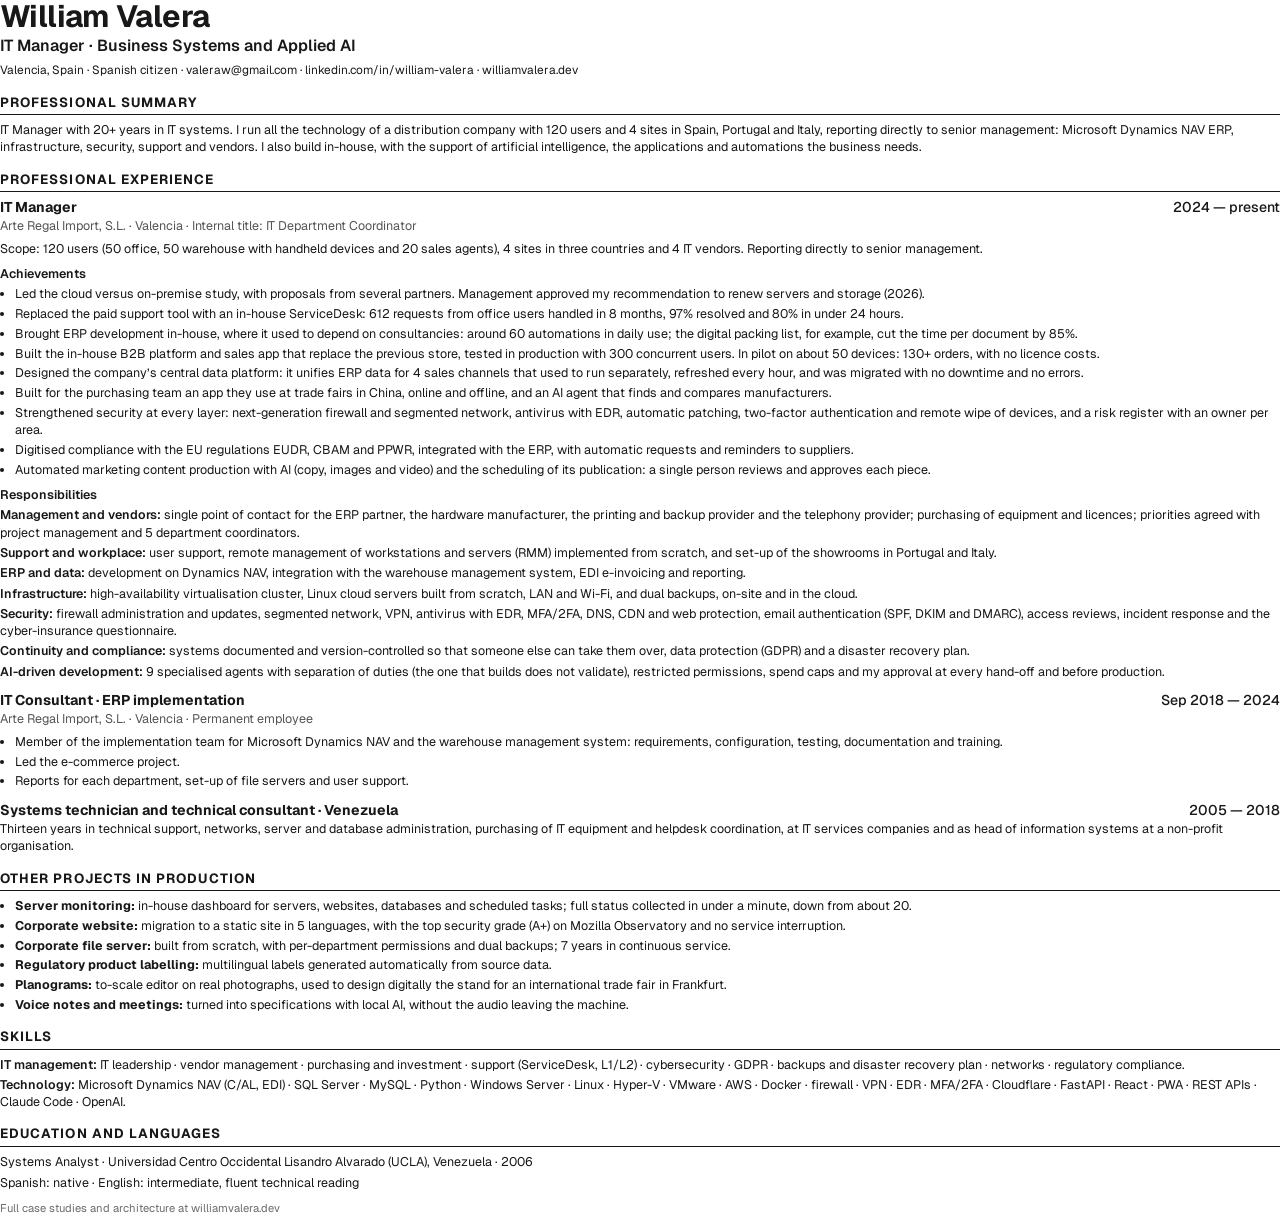
<file: tools/cv/cv-en.html>
<!doctype html><html lang="en"><head><meta charset="utf-8"><title>William Valera · CV</title>
<link href="https://fonts.googleapis.com/css2?family=Geist:wght@400;500;600;700&display=swap" rel="stylesheet">
<style>
@page { size: A4; margin: 13mm 16mm 12mm; }
* { box-sizing: border-box; }
body { margin: 0; font-family: Geist, Arial, Helvetica, sans-serif; font-size: 9.4pt; line-height: 1.38; color: #18181a; }
h1 { font-size: 23pt; letter-spacing: -.02em; margin: 0; line-height: 1.05; }
.role { font-size: 12pt; font-weight: 600; margin: 3px 0 5px; }
.contact { margin: 0; font-size: 8.9pt; } .contact a { color: inherit; text-decoration: none; }
h2 { font-size: 10pt; text-transform: uppercase; letter-spacing: .08em; margin: 15px 0 6px; padding-bottom: 2px; border-bottom: 1.2px solid #18181a; break-after: avoid; }
p { margin: 0 0 4px; } ul { margin: 0 0 6px; padding-left: 15px; } li { margin: 0 0 2.5px; }
.jh { display: flex; justify-content: space-between; gap: 12px; font-weight: 700; font-size: 10.6pt; margin: 2px 0 0; }
.jh span:last-child { font-weight: 500; white-space: nowrap; }
.org { color: #55555a; margin: 0 0 5px; }
.ah { font-weight: 600; margin: 8px 0 3px; break-after: avoid; }
.fila { margin: 0 0 3px; } .fila b { font-weight: 600; }
.job { margin: 0 0 11px; } .keep { break-inside: avoid; }
.foot { margin-top: 10px; color: #6b6b70; font-size: 8.4pt; }
</style></head><body>
<h1>William Valera</h1>
<p class="role">IT Manager · Business Systems and Applied AI</p>
<p class="contact">Valencia, Spain · Spanish citizen · <a href="mailto:valeraw@gmail.com">valeraw@gmail.com</a> · <a href="https://www.linkedin.com/in/william-valera/">linkedin.com/in/william-valera</a> · <a href="https://williamvalera.dev">williamvalera.dev</a></p>

<h2>Professional summary</h2>
<p>IT Manager with 20+ years in IT systems. I run all the technology of a distribution company with 120&nbsp;users and 4&nbsp;sites in Spain, Portugal and Italy, reporting directly to senior management: Microsoft Dynamics NAV ERP, infrastructure, security, support and vendors. I also build in-house, with the support of artificial intelligence, the applications and automations the business needs.</p>

<h2>Professional experience</h2>
<div class="job"><p class="jh"><span>IT Manager</span><span>2024 — present</span></p>
<p class="org">Arte Regal Import, S.L. · Valencia · Internal title: IT Department Coordinator</p>
<p>Scope: 120&nbsp;users (50 office, 50 warehouse with handheld devices and 20 sales agents), 4&nbsp;sites in three countries and 4 IT vendors. Reporting directly to senior management.</p>
<p class="ah">Achievements</p>
<ul><li>Led the cloud versus on-premise study, with proposals from several partners. Management approved my recommendation to renew servers and storage (2026).</li><li>Replaced the paid support tool with an in-house ServiceDesk: 612&nbsp;requests from office users handled in 8&nbsp;months, 97% resolved and 80% in under 24&nbsp;hours.</li><li>Brought ERP development in-house, where it used to depend on consultancies: around 60&nbsp;automations in daily use; the digital packing list, for example, cut the time per document by 85%.</li><li>Built the in-house B2B platform and sales app that replace the previous store, tested in production with 300 concurrent users. In pilot on about 50&nbsp;devices: 130+ orders, with no licence costs.</li><li>Designed the company’s central data platform: it unifies ERP data for 4 sales channels that used to run separately, refreshed every hour, and was migrated with no downtime and no errors.</li><li>Built for the purchasing team an app they use at trade fairs in China, online and offline, and an AI agent that finds and compares manufacturers.</li><li>Strengthened security at every layer: next-generation firewall and segmented network, antivirus with EDR, automatic patching, two-factor authentication and remote wipe of devices, and a risk register with an owner per area.</li><li>Digitised compliance with the EU regulations EUDR, CBAM and PPWR, integrated with the ERP, with automatic requests and reminders to suppliers.</li><li>Automated marketing content production with AI (copy, images and video) and the scheduling of its publication: a single person reviews and approves each piece.</li></ul>
<p class="ah">Responsibilities</p>
<p class="fila"><b>Management and vendors:</b> single point of contact for the ERP partner, the hardware manufacturer, the printing and backup provider and the telephony provider; purchasing of equipment and licences; priorities agreed with project management and 5 department coordinators.</p>
<p class="fila"><b>Support and workplace:</b> user support, remote management of workstations and servers (RMM) implemented from scratch, and set-up of the showrooms in Portugal and Italy.</p>
<p class="fila"><b>ERP and data:</b> development on Dynamics NAV, integration with the warehouse management system, EDI e-invoicing and reporting.</p>
<p class="fila"><b>Infrastructure:</b> high-availability virtualisation cluster, Linux cloud servers built from scratch, LAN and Wi-Fi, and dual backups, on-site and in the cloud.</p>
<p class="fila"><b>Security:</b> firewall administration and updates, segmented network, VPN, antivirus with EDR, MFA/2FA, DNS, CDN and web protection, email authentication (SPF, DKIM and DMARC), access reviews, incident response and the cyber-insurance questionnaire.</p>
<p class="fila"><b>Continuity and compliance:</b> systems documented and version-controlled so that someone else can take them over, data protection (GDPR) and a disaster recovery plan.</p>
<p class="fila"><b>AI-driven development:</b> 9 specialised agents with separation of duties (the one that builds does not validate), restricted permissions, spend caps and my approval at every hand-off and before production.</p>
</div>

<div class="job keep"><p class="jh"><span>IT Consultant · ERP implementation</span><span>Sep 2018 — 2024</span></p>
<p class="org">Arte Regal Import, S.L. · Valencia · Permanent employee</p>
<ul><li>Member of the implementation team for Microsoft Dynamics NAV and the warehouse management system: requirements, configuration, testing, documentation and training.</li><li>Led the e-commerce project.</li><li>Reports for each department, set-up of file servers and user support.</li></ul></div>

<div class="job keep"><p class="jh"><span>Systems technician and technical consultant · Venezuela</span><span>2005 — 2018</span></p>
<p>Thirteen years in technical support, networks, server and database administration, purchasing of IT equipment and helpdesk coordination, at IT services companies and as head of information systems at a non-profit organisation.</p></div>

<h2>Other projects in production</h2>
<ul><li><b>Server monitoring:</b> in-house dashboard for servers, websites, databases and scheduled tasks; full status collected in under a minute, down from about 20.</li><li><b>Corporate website:</b> migration to a static site in 5 languages, with the top security grade (A+) on Mozilla Observatory and no service interruption.</li><li><b>Corporate file server:</b> built from scratch, with per-department permissions and dual backups; 7&nbsp;years in continuous service.</li><li><b>Regulatory product labelling:</b> multilingual labels generated automatically from source data.</li><li><b>Planograms:</b> to-scale editor on real photographs, used to design digitally the stand for an international trade fair in Frankfurt.</li><li><b>Voice notes and meetings:</b> turned into specifications with local AI, without the audio leaving the machine.</li></ul>

<h2>Skills</h2>
<p class="fila"><b>IT management:</b> IT leadership · vendor management · purchasing and investment · support (ServiceDesk, L1/L2) · cybersecurity · GDPR · backups and disaster recovery plan · networks · regulatory compliance.</p>
<p class="fila"><b>Technology:</b> Microsoft Dynamics NAV (C/AL, EDI) · SQL Server · MySQL · Python · Windows Server · Linux · Hyper-V · VMware · AWS · Docker · firewall · VPN · EDR · MFA/2FA · Cloudflare · FastAPI · React · PWA · REST APIs · Claude Code · OpenAI.</p>

<h2>Education and languages</h2>
<p>Systems Analyst · Universidad Centro Occidental Lisandro Alvarado (UCLA), Venezuela · 2006</p>
<p>Spanish: native · English: intermediate, fluent technical reading</p>
<p class="foot">Full case studies and architecture at williamvalera.dev</p>
</body></html>
</file>
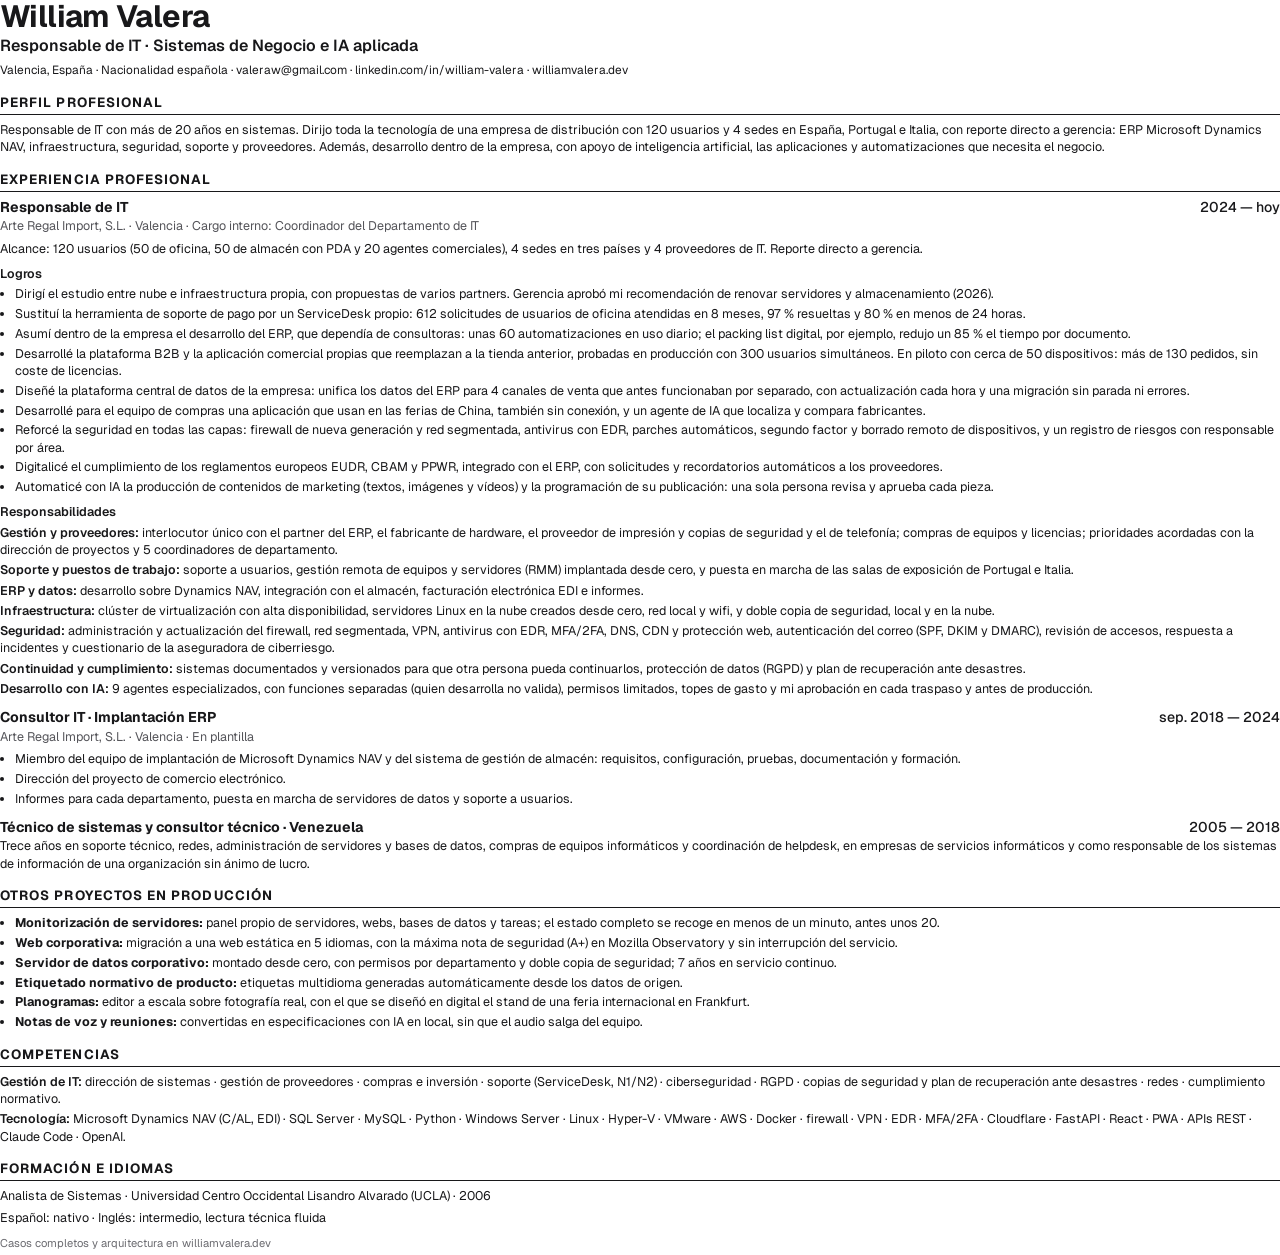
<file: tools/cv/cv-es.html>
<!doctype html><html lang="es"><head><meta charset="utf-8"><title>William Valera · CV</title>
<link href="https://fonts.googleapis.com/css2?family=Geist:wght@400;500;600;700&display=swap" rel="stylesheet">
<style>
@page { size: A4; margin: 13mm 16mm 12mm; }
* { box-sizing: border-box; }
body { margin: 0; font-family: Geist, Arial, Helvetica, sans-serif; font-size: 9.4pt; line-height: 1.38; color: #18181a; }
h1 { font-size: 23pt; letter-spacing: -.02em; margin: 0; line-height: 1.05; }
.role { font-size: 12pt; font-weight: 600; margin: 3px 0 5px; }
.contact { margin: 0; font-size: 8.9pt; } .contact a { color: inherit; text-decoration: none; }
h2 { font-size: 10pt; text-transform: uppercase; letter-spacing: .08em; margin: 15px 0 6px; padding-bottom: 2px; border-bottom: 1.2px solid #18181a; break-after: avoid; }
p { margin: 0 0 4px; } ul { margin: 0 0 6px; padding-left: 15px; } li { margin: 0 0 2.5px; }
.jh { display: flex; justify-content: space-between; gap: 12px; font-weight: 700; font-size: 10.6pt; margin: 2px 0 0; }
.jh span:last-child { font-weight: 500; white-space: nowrap; }
.org { color: #55555a; margin: 0 0 5px; }
.ah { font-weight: 600; margin: 8px 0 3px; break-after: avoid; }
.fila { margin: 0 0 3px; } .fila b { font-weight: 600; }
.job { margin: 0 0 11px; } .keep { break-inside: avoid; }
.foot { margin-top: 10px; color: #6b6b70; font-size: 8.4pt; }
</style></head><body>
<h1>William Valera</h1>
<p class="role">Responsable de IT · Sistemas de Negocio e IA aplicada</p>
<p class="contact">Valencia, España · Nacionalidad española · <a href="mailto:valeraw@gmail.com">valeraw@gmail.com</a> · <a href="https://www.linkedin.com/in/william-valera/">linkedin.com/in/william-valera</a> · <a href="https://williamvalera.dev">williamvalera.dev</a></p>

<h2>Perfil profesional</h2>
<p>Responsable de IT con más de 20&nbsp;años en sistemas. Dirijo toda la tecnología de una empresa de distribución con 120&nbsp;usuarios y 4&nbsp;sedes en España, Portugal e Italia, con reporte directo a gerencia: ERP Microsoft Dynamics NAV, infraestructura, seguridad, soporte y proveedores. Además, desarrollo dentro de la empresa, con apoyo de inteligencia artificial, las aplicaciones y automatizaciones que necesita el negocio.</p>

<h2>Experiencia profesional</h2>
<div class="job"><p class="jh"><span>Responsable de IT</span><span>2024 — hoy</span></p>
<p class="org">Arte Regal Import, S.L. · Valencia · Cargo interno: Coordinador del Departamento de IT</p>
<p>Alcance: 120&nbsp;usuarios (50 de oficina, 50 de almacén con PDA y 20&nbsp;agentes comerciales), 4&nbsp;sedes en tres países y 4&nbsp;proveedores de IT. Reporte directo a gerencia.</p>
<p class="ah">Logros</p>
<ul><li>Dirigí el estudio entre nube e infraestructura propia, con propuestas de varios partners. Gerencia aprobó mi recomendación de renovar servidores y almacenamiento (2026).</li><li>Sustituí la herramienta de soporte de pago por un ServiceDesk propio: 612&nbsp;solicitudes de usuarios de oficina atendidas en 8&nbsp;meses, 97&nbsp;% resueltas y 80&nbsp;% en menos de 24&nbsp;horas.</li><li>Asumí dentro de la empresa el desarrollo del ERP, que dependía de consultoras: unas 60&nbsp;automatizaciones en uso diario; el packing list digital, por ejemplo, redujo un 85&nbsp;% el tiempo por documento.</li><li>Desarrollé la plataforma B2B y la aplicación comercial propias que reemplazan a la tienda anterior, probadas en producción con 300&nbsp;usuarios simultáneos. En piloto con cerca de 50&nbsp;dispositivos: más de 130&nbsp;pedidos, sin coste de licencias.</li><li>Diseñé la plataforma central de datos de la empresa: unifica los datos del ERP para 4&nbsp;canales de venta que antes funcionaban por separado, con actualización cada hora y una migración sin parada ni errores.</li><li>Desarrollé para el equipo de compras una aplicación que usan en las ferias de China, también sin conexión, y un agente de IA que localiza y compara fabricantes.</li><li>Reforcé la seguridad en todas las capas: firewall de nueva generación y red segmentada, antivirus con EDR, parches automáticos, segundo factor y borrado remoto de dispositivos, y un registro de riesgos con responsable por área.</li><li>Digitalicé el cumplimiento de los reglamentos europeos EUDR, CBAM y PPWR, integrado con el ERP, con solicitudes y recordatorios automáticos a los proveedores.</li><li>Automaticé con IA la producción de contenidos de marketing (textos, imágenes y vídeos) y la programación de su publicación: una sola persona revisa y aprueba cada pieza.</li></ul>
<p class="ah">Responsabilidades</p>
<p class="fila"><b>Gestión y proveedores:</b> interlocutor único con el partner del ERP, el fabricante de hardware, el proveedor de impresión y copias de seguridad y el de telefonía; compras de equipos y licencias; prioridades acordadas con la dirección de proyectos y 5&nbsp;coordinadores de departamento.</p>
<p class="fila"><b>Soporte y puestos de trabajo:</b> soporte a usuarios, gestión remota de equipos y servidores (RMM) implantada desde cero, y puesta en marcha de las salas de exposición de Portugal e Italia.</p>
<p class="fila"><b>ERP y datos:</b> desarrollo sobre Dynamics NAV, integración con el almacén, facturación electrónica EDI e informes.</p>
<p class="fila"><b>Infraestructura:</b> clúster de virtualización con alta disponibilidad, servidores Linux en la nube creados desde cero, red local y wifi, y doble copia de seguridad, local y en la nube.</p>
<p class="fila"><b>Seguridad:</b> administración y actualización del firewall, red segmentada, VPN, antivirus con EDR, MFA/2FA, DNS, CDN y protección web, autenticación del correo (SPF, DKIM y DMARC), revisión de accesos, respuesta a incidentes y cuestionario de la aseguradora de ciberriesgo.</p>
<p class="fila"><b>Continuidad y cumplimiento:</b> sistemas documentados y versionados para que otra persona pueda continuarlos, protección de datos (RGPD) y plan de recuperación ante desastres.</p>
<p class="fila"><b>Desarrollo con IA:</b> 9&nbsp;agentes especializados, con funciones separadas (quien desarrolla no valida), permisos limitados, topes de gasto y mi aprobación en cada traspaso y antes de producción.</p>
</div>

<div class="job keep"><p class="jh"><span>Consultor IT · Implantación ERP</span><span>sep. 2018 — 2024</span></p>
<p class="org">Arte Regal Import, S.L. · Valencia · En plantilla</p>
<ul><li>Miembro del equipo de implantación de Microsoft Dynamics NAV y del sistema de gestión de almacén: requisitos, configuración, pruebas, documentación y formación.</li><li>Dirección del proyecto de comercio electrónico.</li><li>Informes para cada departamento, puesta en marcha de servidores de datos y soporte a usuarios.</li></ul></div>

<div class="job keep"><p class="jh"><span>Técnico de sistemas y consultor técnico · Venezuela</span><span>2005 — 2018</span></p>
<p>Trece años en soporte técnico, redes, administración de servidores y bases de datos, compras de equipos informáticos y coordinación de helpdesk, en empresas de servicios informáticos y como responsable de los sistemas de información de una organización sin ánimo de lucro.</p></div>

<h2>Otros proyectos en producción</h2>
<ul><li><b>Monitorización de servidores:</b> panel propio de servidores, webs, bases de datos y tareas; el estado completo se recoge en menos de un minuto, antes unos 20.</li><li><b>Web corporativa:</b> migración a una web estática en 5 idiomas, con la máxima nota de seguridad (A+) en Mozilla Observatory y sin interrupción del servicio.</li><li><b>Servidor de datos corporativo:</b> montado desde cero, con permisos por departamento y doble copia de seguridad; 7&nbsp;años en servicio continuo.</li><li><b>Etiquetado normativo de producto:</b> etiquetas multidioma generadas automáticamente desde los datos de origen.</li><li><b>Planogramas:</b> editor a escala sobre fotografía real, con el que se diseñó en digital el stand de una feria internacional en Frankfurt.</li><li><b>Notas de voz y reuniones:</b> convertidas en especificaciones con IA en local, sin que el audio salga del equipo.</li></ul>

<h2>Competencias</h2>
<p class="fila"><b>Gestión de IT:</b> dirección de sistemas · gestión de proveedores · compras e inversión · soporte (ServiceDesk, N1/N2) · ciberseguridad · RGPD · copias de seguridad y plan de recuperación ante desastres · redes · cumplimiento normativo.</p>
<p class="fila"><b>Tecnología:</b> Microsoft Dynamics NAV (C/AL, EDI) · SQL Server · MySQL · Python · Windows Server · Linux · Hyper-V · VMware · AWS · Docker · firewall · VPN · EDR · MFA/2FA · Cloudflare · FastAPI · React · PWA · APIs REST · Claude Code · OpenAI.</p>

<h2>Formación e idiomas</h2>
<p>Analista de Sistemas · Universidad Centro Occidental Lisandro Alvarado (UCLA) · 2006</p>
<p>Español: nativo · Inglés: intermedio, lectura técnica fluida</p>
<p class="foot">Casos completos y arquitectura en williamvalera.dev</p>
</body></html>
</file>
